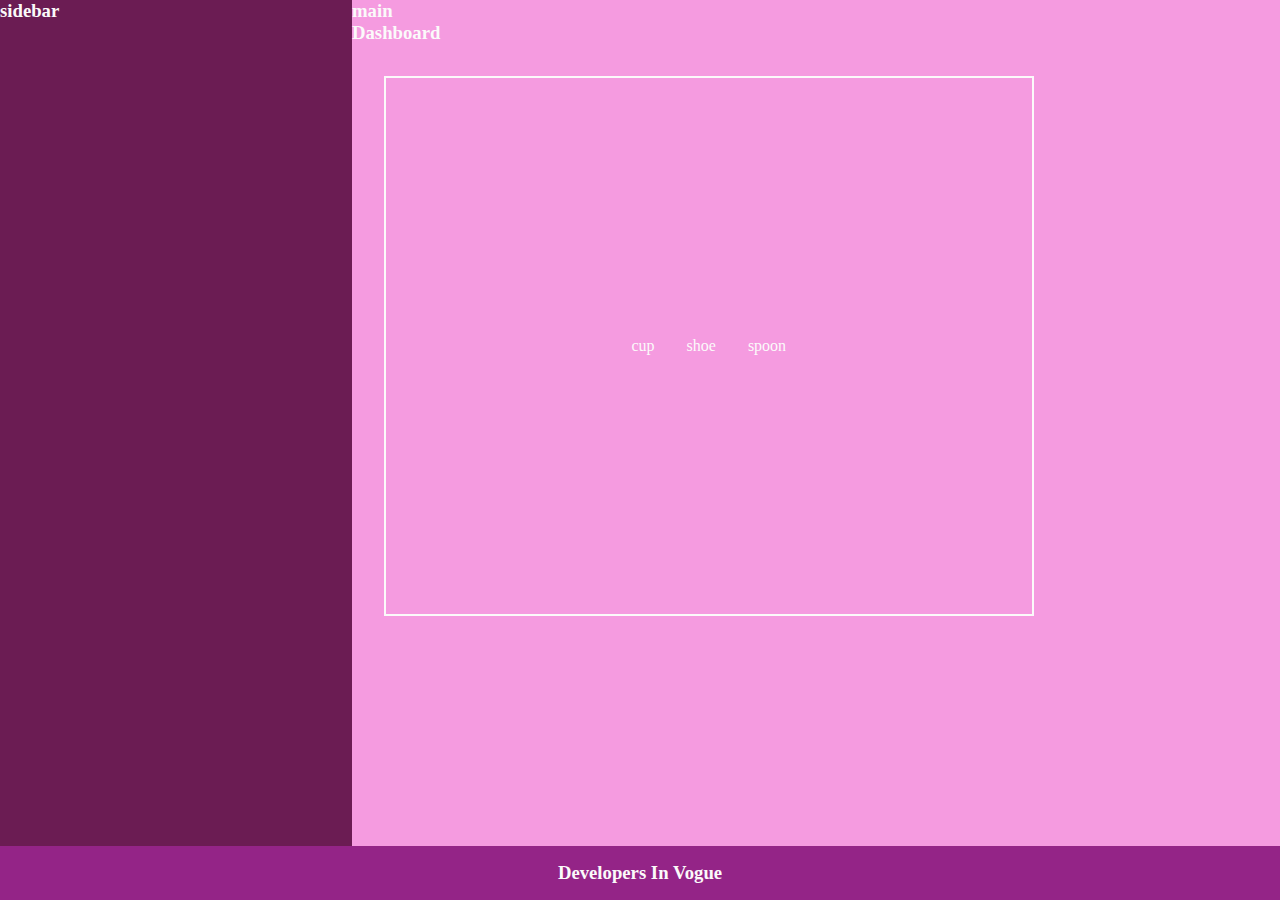
<file: index.html>
<!DOCTYPE html>
<html lang="en">
<head>
    <meta charset="UTF-8">
    <meta name="viewport" content="width=device-width, initial-scale=1.0">
    <title>Centering a div</title>
    <link rel="stylesheet" href="styles.css">
</head>
<body>
    <div class="wrapper">
    <div class="sidebar">
        <h3>sidebar</h3>
    </div>
    <main>
        <h3>main</h3>
        <h3>Dashboard</h3>
        <div class="flexbox">
            <span class="item"> cup</span>
            <span class="item">shoe</span>
            <span class="item">spoon</span>
        </div>
    </main>
    <footer>
        <h3>Developers In Vogue </h3>
    </footer>
    </div>
 
</body>
</html>
</file>
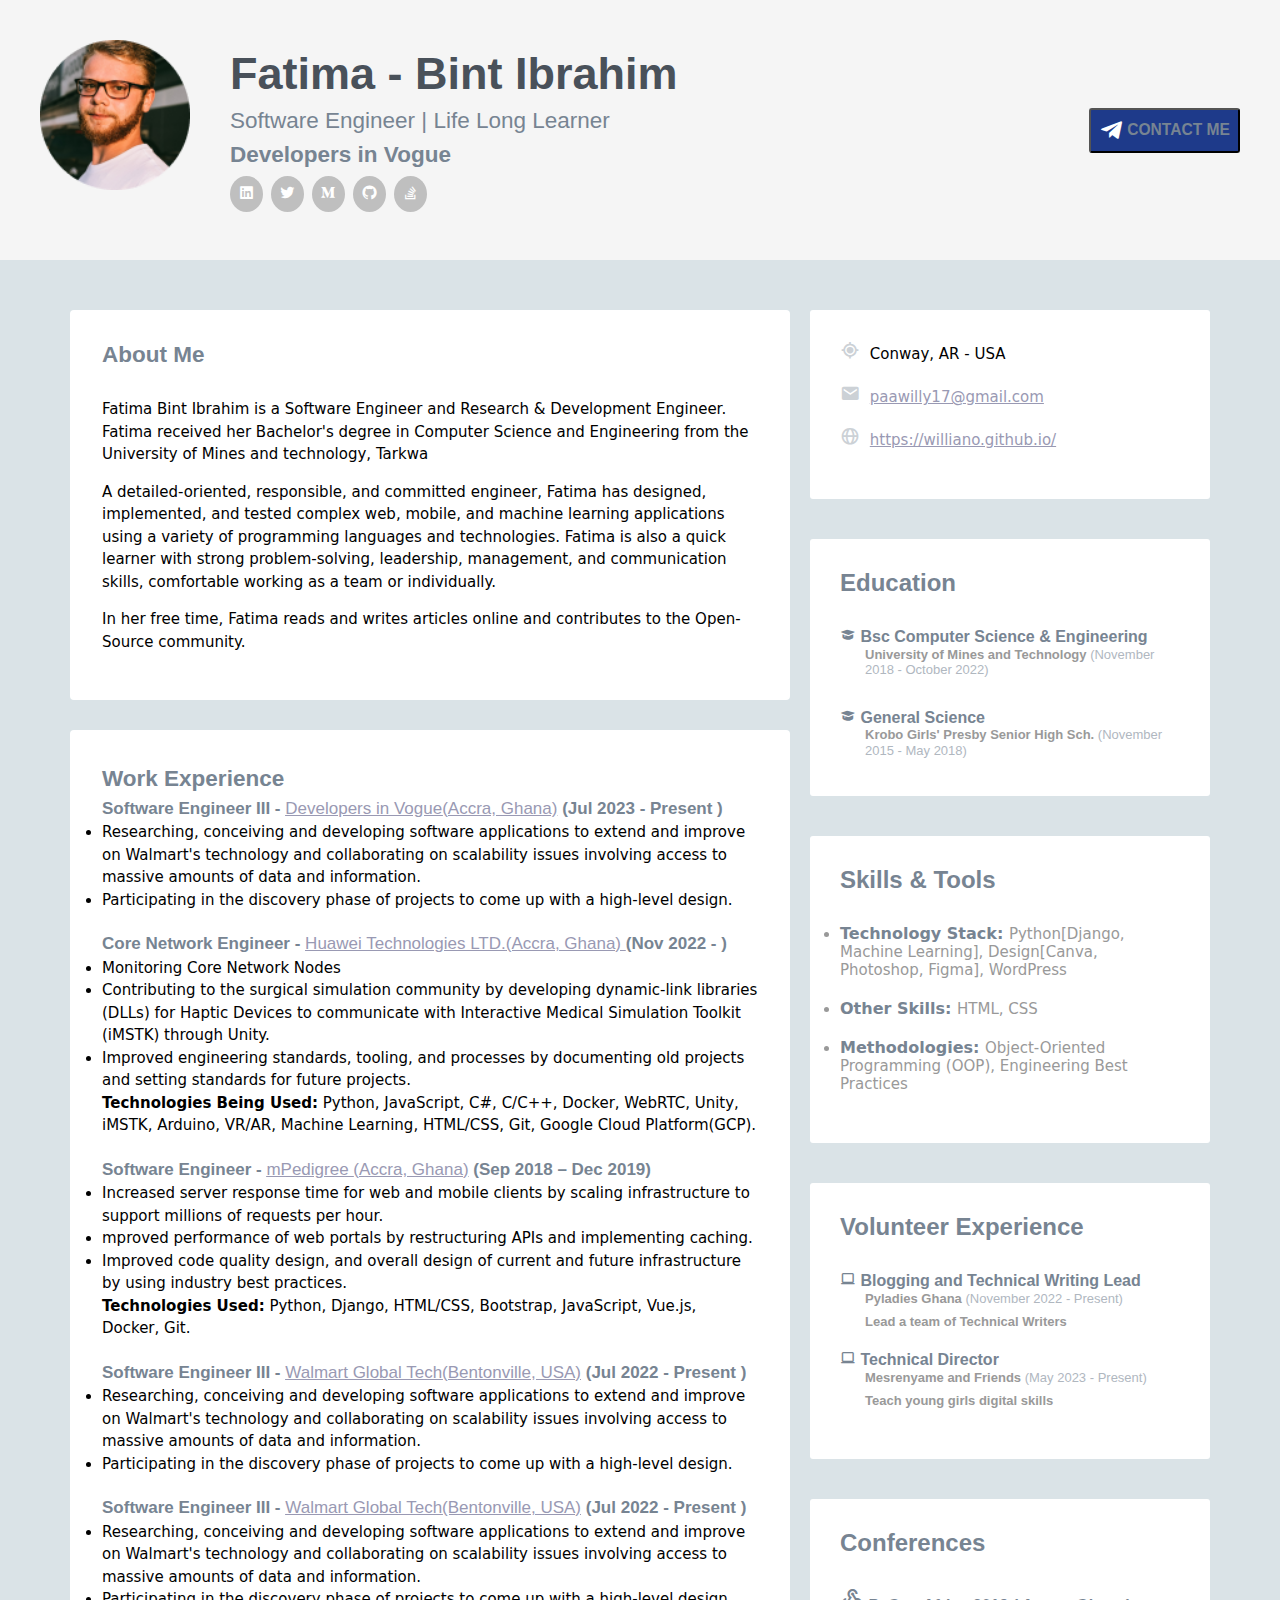
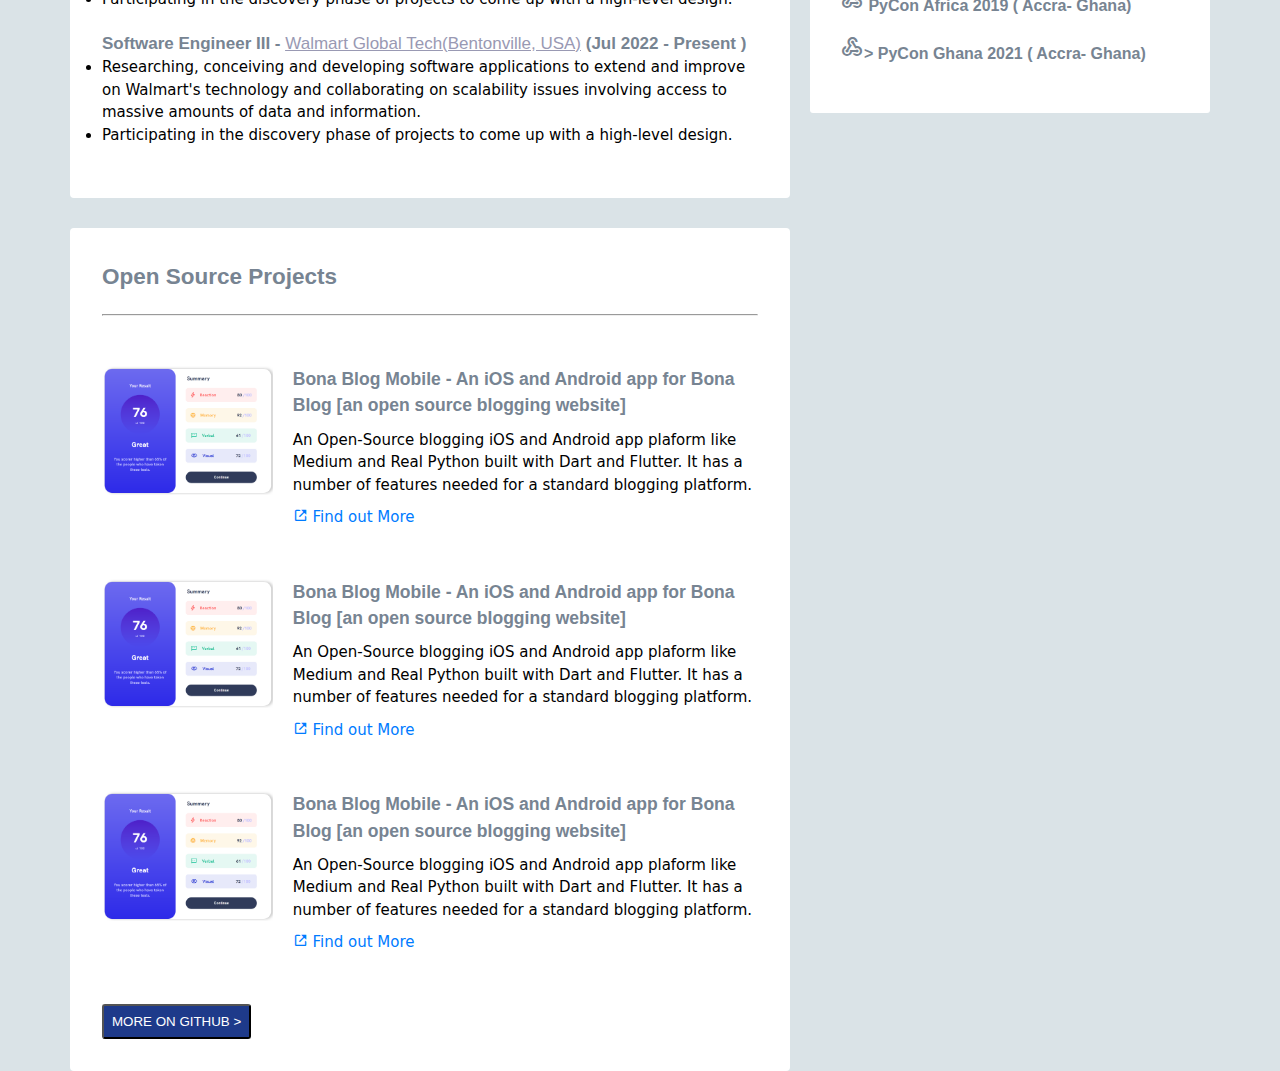
<file: portfolio/index.html>
<!DOCTYPE html>
<html lang="en">
<head>
    <meta charset="UTF-8">
    <meta name="viewport" content="width=device-width, initial-scale=1.0">
    <title>Portfolio</title>
    <link rel="stylesheet" href="https://fonts.googleapis.com/icon?family=Material+Symbols+Outlined">

    <link href='https://unpkg.com/boxicons@2.1.4/css/boxicons.min.css' rel='stylesheet'>
    <link rel="preconnect" href="https://fonts.googleapis.com">
    <link href="./style.css" rel=" stylesheet">

</head>
<body>
    <header>
        <div class="container">
            <div class="profile">
                <img src="../assets/profilepic.png" alt="profile pic" width="150px" height="150px">
            <div class="content">
                <h1 class="name">Fatima - Bint Ibrahim</h1>
                <h2 class="soft">Software Engineer | Life Long Learner</h2>
                <h2 class="dev">Developers in Vogue</h2>
                <div class="icons-group">
                    <div class="icon">
                        <i class='bx bxl-linkedin-square'></i>
                    </div>
                    <div class="icon">
                        <i class='bx bxl-twitter'></i>
                    </div>
                    <div class="icon">
                        <i class='bx bxl-medium'></i>
                    </div>
                    <div class="icon">
                        <i class='bx bxl-github'></i>
                    </div>
                    <div class="icon">
                        <i class='bx bxl-stack-overflow'></i>
                    </div>
                </div>
            </div>
    
            </div>
            
            <div class="contact-btn">
                <button>
                    <i class='bx bxl-telegram'></i>
                    <h3>CONTACT ME</h3>
                </button>
            </div>

        </div>
    
    </header>

    <div class="wrapper">
        <div class="primary-col">
            <section class="intro-section">
                <h2>About Me</h2>
                <p>Fatima Bint Ibrahim is a Software Engineer and Research & Development Engineer. Fatima received her Bachelor's degree in Computer Science and Engineering from the University
                     of Mines and technology, Tarkwa</p>
                <p>A detailed-oriented, responsible, and committed engineer, Fatima has designed, implemented, and tested complex web, mobile,
                 and machine learning applications using a variety of programming languages and technologies.
                      Fatima is also a quick learner with strong problem-solving, leadership, management, and communication skills, comfortable working as a team or individually.
                </p>
                <p>
                    In her free time, Fatima reads and writes articles online and contributes to the Open-Source community.</p>
                </p>
            </section>

            <section class="work-section">
                <h2>Work Experience</h2>
                <div class="work-item">
                    <h3 class="title">Software Engineer III -
                        <span><a href="https://careers.walmart.com/technology"><u>Developers in Vogue</u>(Accra, Ghana)</a></span>
                    <span class="year">(Jul 2023 - Present )</span>
                    </h3>
                    <ul>
                        <li>
                            Researching, conceiving and developing software applications to extend and improve on Walmart's technology and collaborating on scalability issues involving access to massive amounts of data and information.
                        </li>
                        <li>
                            Participating in the discovery phase of projects to come up with a high-level design.
                        </li>
                    </ul>
                </div>

                <div class="work-item">
                    <h3 class="title">Core Network Engineer - 
                        <span><a href="https://careers.walmart.com/technology">
                            <u> Huawei Technologies LTD.</u>(Accra, Ghana) </a></span>
                    <span class="year">(Nov 2022 - )</span>
                    </h3>
                    <ul>
                        <li>
                            Monitoring Core Network Nodes
                        <li>
                            Contributing to the surgical simulation community by developing dynamic-link libraries (DLLs) for Haptic Devices to communicate with Interactive Medical Simulation Toolkit (iMSTK) through Unity.                        </li>
                        <li>Improved engineering standards, tooling, and processes by documenting old projects and setting standards for future projects.</li>
                        </ul>
                        <b>Technologies Being Used:</b> 
                        Python, JavaScript, C#, C/C++, Docker, WebRTC, Unity, iMSTK, Arduino, VR/AR, Machine Learning, HTML/CSS, Git, Google Cloud Platform(GCP).
                </div>

                <div class="work-item">
                    <h3 class="title">Software Engineer -
                        <span><a href="https://careers.walmart.com/technology">
                            <u>mPedigree  </u>(Accra, Ghana)</a></span>
                    <span class="year">(Sep 2018 – Dec 2019)</span>
                    </h3>
                    <ul>
                        <li>
                            Increased server response time for web and mobile clients by scaling infrastructure to support millions of requests per hour.                        </li>
                        <li>
                            mproved performance of web portals by restructuring APIs and implementing caching.                        </li>
                        <li> Improved code quality design, and overall design of current and future infrastructure by using industry best practices.</li>
                    </ul>
                    <b>Technologies Used:</b> Python, Django, HTML/CSS, Bootstrap, JavaScript, Vue.js, Docker, Git.
                </div>


                <div class="work-item">
                    <h3 class="title">Software Engineer III -
                        <span><a href="https://careers.walmart.com/technology"><u>Walmart Global Tech</u>(Bentonville, USA)</a></span>
                    <span class="year">(Jul 2022 - Present )</span>
                    </h3>
                    <ul>
                        <li>
                            Researching, conceiving and developing software applications to extend and improve on Walmart's technology and collaborating on scalability issues involving access to massive amounts of data and information.
                        </li>
                        <li>
                            Participating in the discovery phase of projects to come up with a high-level design.
                        </li>
                    </ul>
                </div>


                <div class="work-item">
                    <h3 class="title">Software Engineer III -
                        <span><a href="https://careers.walmart.com/technology"><u>Walmart Global Tech</u>(Bentonville, USA)</a></span>
                    <span class="year">(Jul 2022 - Present )</span>
                    </h3>
                    <ul>
                        <li>
                            Researching, conceiving and developing software applications to extend and improve on Walmart's technology and collaborating on scalability issues involving access to massive amounts of data and information.
                        </li>
                        <li>
                            Participating in the discovery phase of projects to come up with a high-level design.
                        </li>
                    </ul>
                </div>


                <div class="work-item">
                    <h3 class="title">Software Engineer III -
                        <span><a href="https://careers.walmart.com/technology"><u>Walmart Global Tech</u>(Bentonville, USA)</a></span>
                    <span class="year">(Jul 2022 - Present )</span>
                    </h3>
                    <ul>
                        <li>
                            Researching, conceiving and developing software applications to extend and improve on Walmart's technology and collaborating on scalability issues involving access to massive amounts of data and information.
                        </li>
                        <li>
                            Participating in the discovery phase of projects to come up with a high-level design.
                        </li>
                    </ul>
                </div>
                
            </section>

            <section class="project-section">
                <h2>Open Source Projects</h2>
                <hr>
                <div class="project-tile">
                    <a href="www.github.com">
                        <img class="image" src="./assets/desktop.png" alt="project" width="250px" height="250px">
                    </a>
                    <div class="project-info">
                        <h3>Bona Blog Mobile - An iOS and Android app for Bona Blog [an open source blogging website]</h3>
                        <p>An Open-Source blogging iOS and Android app plaform like Medium and Real Python built with Dart and Flutter. 
                            It has a number of features needed for a standard blogging platform.</p>
                        <p><a href="www.google.com">
                            <i class='bx bx-link-external'></i>
                            Find out More</a></p>
                    </div>
                </div>

                <div class="project-tile">
                    <a href="www.github.com">
                        <img class="image" src="./assets/desktop.png" alt="project" width="250px" height="250px">
                    </a>
                    <div class="project-info">
                        <h3>Bona Blog Mobile - An iOS and Android app for Bona Blog [an open source blogging website]</h3>
                        <p>An Open-Source blogging iOS and Android app plaform like Medium and Real Python built with Dart and Flutter. 
                            It has a number of features needed for a standard blogging platform.</p>
                        <p><a href="www.google.com">
                            <i class='bx bx-link-external'></i>
                            Find out More</a></p>
                    </div>
                </div>


                <div class="project-tile">
                    <a href="www.github.com">
                        <img class="image" src="./assets/desktop.png" alt="project" width="250px" height="250px">
                    </a>
                    <div class="project-info">
                        <h3>Bona Blog Mobile - An iOS and Android app for Bona Blog [an open source blogging website]</h3>
                        <p>An Open-Source blogging iOS and Android app plaform like Medium and Real Python built with Dart and Flutter. 
                            It has a number of features needed for a standard blogging platform.</p>
                        <p><a href="www.google.com">
                            <i class='bx bx-link-external'></i>
                            Find out More</a></p>
                    </div>
                </div>
                <button>MORE ON GITHUB ></button>
            </section>

        </div>
    
            
        
        <div class="second-col">
            <div class="info-aside">
            <div class="info">
                <ul>
                    <li>
                    <i class='bx bx-current-location' ></i>
                    <span>Conway, AR - USA</span>
                    </li>

                    <li>
                        <i class='bx bxs-envelope' ></i>
                        <a href="gmail.com">paawilly17@gmail.com</a>
                    </li>

                    <li>
                        <i class='bx bx-globe' ></i>
                        <a href="https://williano.github.io/">https://williano.github.io/</a>

                    </li>
                </ul>      
            </div>
        </div>
            
            <div class="edu-info">
                <h2 class="heading">Education</h2>
                <div class="edu-content">
                    <div class="item">
                        <h3 class="title">
                            <span>
                                <i class='bx bxs-graduation' ></i>
                            </span>
                        Bsc Computer Science & Engineering</h3>
                        <h4 class="school">University of Mines and Technology
                            <span class="year">(November 2018 - October 2022)</span>
                        </h4>
                    </div>

                    <div class="item">
                        <h3 class="title">
                            <span>
                                <i class='bx bxs-graduation' ></i>
                            </span>
                            General Science</h3>
                        <h4 class="school">
                            Krobo Girls' Presby Senior High Sch.
                            <span class="year">(November 2015 - May 2018)</span>
                        </h4>
                    </div>
                </div>
            </div>

            <div class="skill-section">
                <div class="skill-content">
                    <h2 class="heading">Skills & Tools</h2>
                    <ul>
                        <li class="item">
                            <span class="title">
                                <strong>Technology Stack: </strong>
                            </span>
                            <span>Python[Django, Machine Learning], Design[Canva, Photoshop, Figma], WordPress</span>
                        </li>

                        <li class="item">
                            <span class="title">
                                <strong>Other Skills: </strong>
                            </span>
                            <span>HTML, CSS</span>
                        </li>

                        

                        <li class="item">
                            <span class="title">
                                <strong>Methodologies:  </strong>
                            </span>
                            <span>Object-Oriented Programming (OOP), Engineering Best Practices</span>
                        </li>
                    </ul>
                </div>

                
            </div>

            <div class="volun-section">
                <h2 class="heading">Volunteer Experience</h2>
                    <div class="item">
                        <h3 class="title">
                            <span>
                                <i class='bx bx-laptop' ></i>
                            </span>
                            Blogging and Technical Writing Lead</h3>
                        <h4 class="school">
                            Pyladies Ghana
                            <span class="year">(November 2022 - Present)</span>
                        </h4>
                        <h4 class="school">
                            Lead a team of Technical Writers</h4>
                    </div>

                    <div class="item">
                        <h3 class="title">
                            <span>
                                <i class='bx bx-laptop' ></i>
                            </span>
                            Technical Director</h3>
                        <h4 class="school">
                            Mesrenyame and Friends
                            <span class="year">(May 2023 - Present)</span>
                        </h4>
                        <h4 class="school">
                            Teach young girls digital skills</h4>
                    </div>
                </div>
            
                <div class="conf-section">
                    <h2 class="heading">Conferences</h2>
                    <div class="conf-content">
                        <div class="item">
                            <h3 class="title">
                                <span class="material-symbols-outlined">
                                    webhook
                                    </span>
                                PyCon Africa 2019 ( Accra- Ghana)</h3>
                        </div>
                        
                        <div class="item">
                            <h3 class="title">
                                <span class="material-symbols-outlined">
                                    webhook
                                </span>>
                                PyCon Ghana 2021 ( Accra- Ghana)</h3>
                        </div>
                        
                        
                    
                    </div>
                </div>
                
            </div>
    
    </div>
    
    
</body>
</html>
</file>
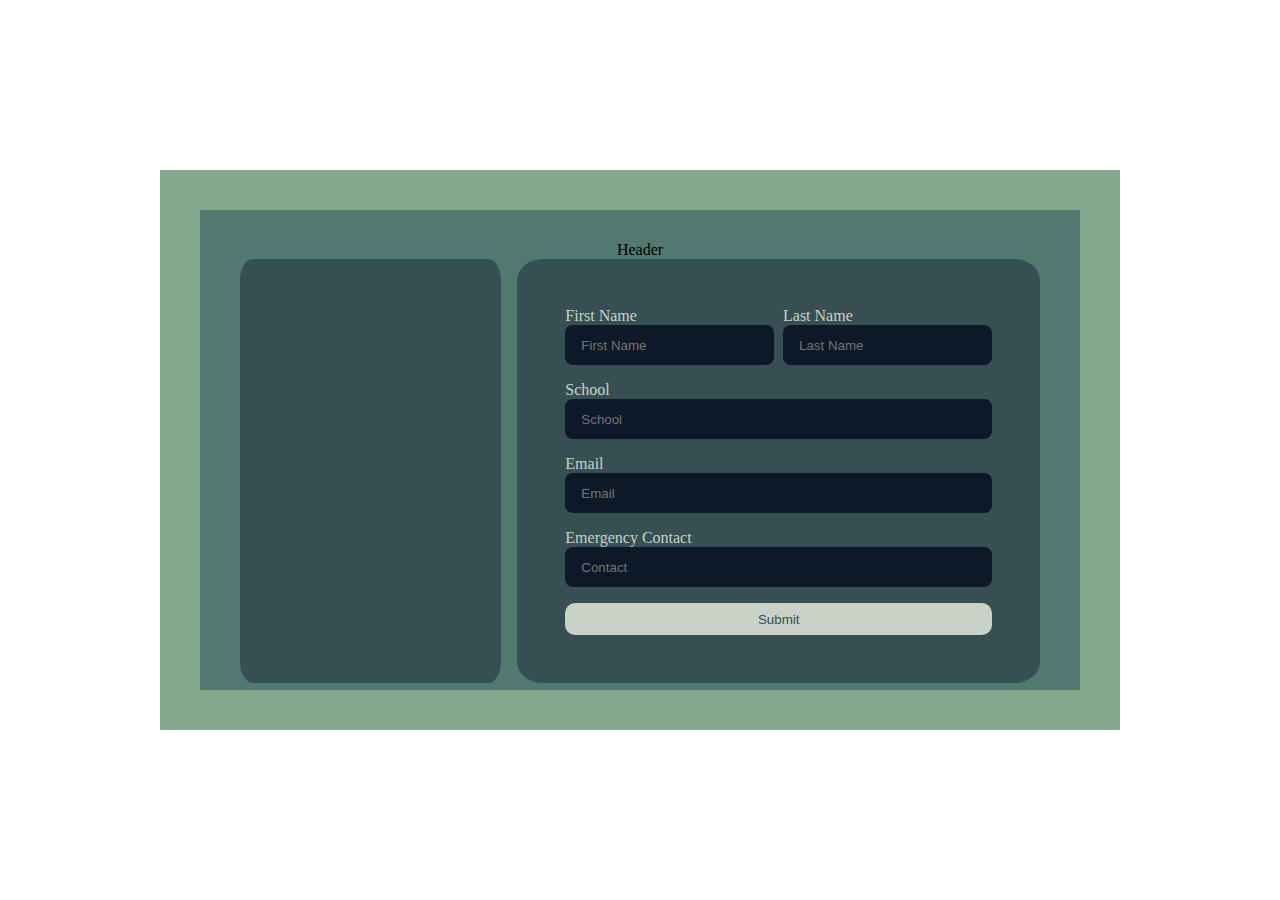
<file: profile_form/index.html>
<!DOCTYPE html>
<html lang="en">
  <head>
    <meta charset="UTF-8" />
    <meta name="viewport" content="width=device-width, initial-scale=1.0" />
    <link rel="stylesheet" href="./style.css" />
    <title>Profile</title>
  </head>
  <body>
    <div class="container">
      <div class="content">
        <div class="header">Header</div>
        <div class="aside">
          <div class="details"></div>
          <div class="edit_profile">
            <form class="form">
                <div class="name">
                    <div class="form-group">
                        <label>First Name</label>
                        <input type="text" class="form-control" id="fname" placeholder="First Name">
                    </div>
                    <div class="form-group">
                        <label>Last Name</label>
                        <input type="email" class="form-control" id="lname" placeholder="Last Name">
                    </div>
                </div>
                <div class="form-group">
                  <label for="email">School</label>
                  <input type="text" class="form-control" id="email" placeholder="School">
                </div>
                <div class="form-group">
                    <label for="address">Email</label>
                    <input type="text" class="form-control" id="address" placeholder="Email">
                  </div>
                  <div class="form-group">
                    <label for="number">Emergency Contact</label>
                    <input type="text" class="form-control" id="contact" placeholder="Contact">
                  </div>
                  <button type="submit">Submit</button>
          </div>
        </div>
      </div>
    </div>
  </body>
</html>
</file>
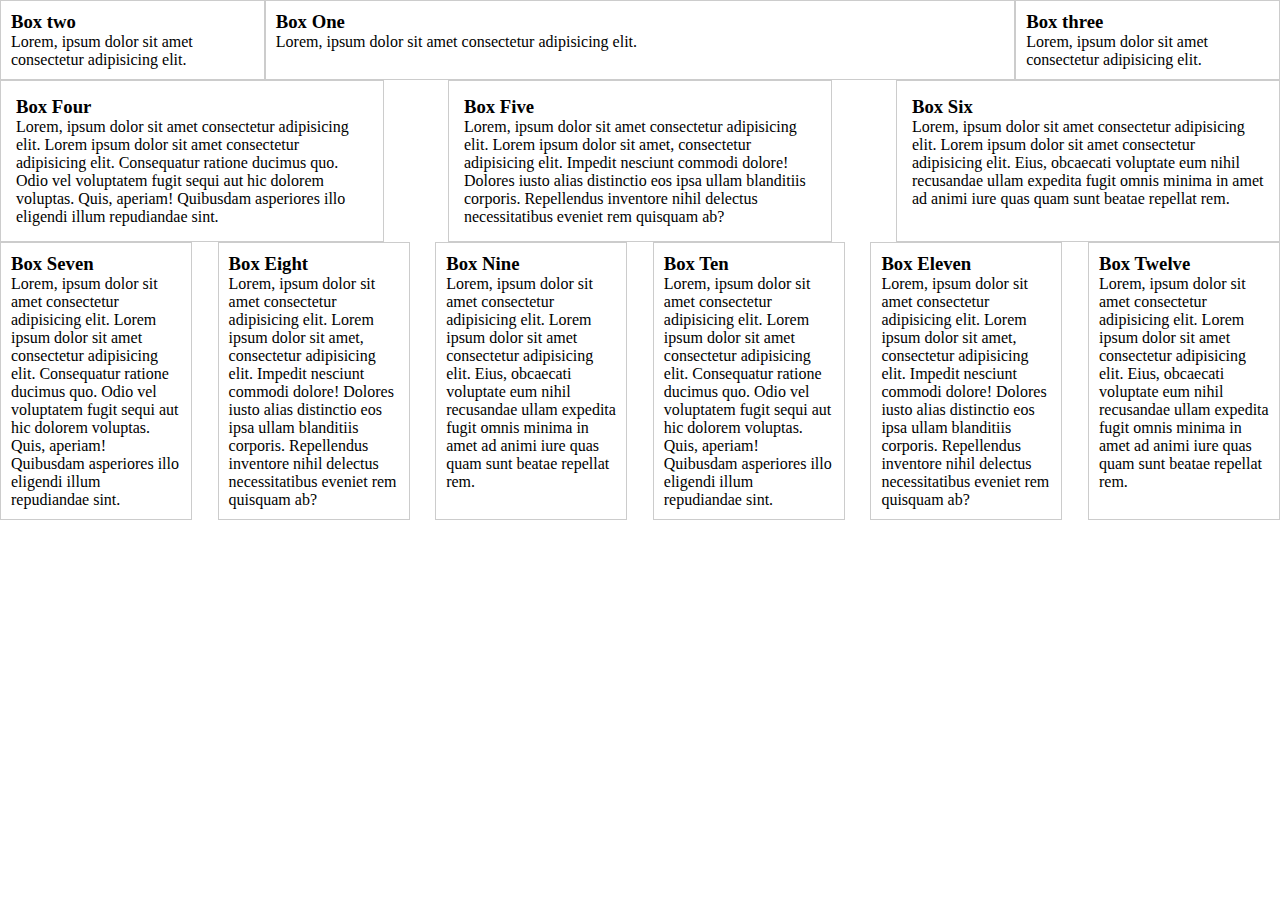
<file: youtube/index.html>
<!DOCTYPE html>
<html lang="en">
<head>
    <meta charset="UTF-8">
    <meta name="viewport" content="width=Fl, initial-scale=1.0">
    <title>Flex</title>
    <link rel="stylesheet" href="style.css">
</head>
<body>
    
    <div class="container">
        <div class="box-1">
            <h3>Box One</h3>
            <p>Lorem, ipsum dolor sit amet consectetur adipisicing elit.</p>
        </div>
        <div class="box-2">
            <h3>Box two</h3>
            <p>Lorem, ipsum dolor sit amet consectetur adipisicing elit.</p>    
        </div>
        <div class="box-3">
            <h3>Box three</h3>
            <p>Lorem, ipsum dolor sit amet consectetur adipisicing elit.</p>
        </div>
    </div>

    <div class="container-2">
        <div class="box">
            <h3>Box Four</h3>
            <p>Lorem, ipsum dolor sit amet consectetur adipisicing elit. Lorem ipsum dolor sit amet consectetur adipisicing elit. Consequatur ratione ducimus quo. Odio vel voluptatem fugit sequi aut hic dolorem voluptas. Quis, aperiam! Quibusdam asperiores illo eligendi illum repudiandae sint.</p>
        </div>
        <div class="box">
            <h3>Box Five</h3>
            <p>Lorem, ipsum dolor sit amet consectetur adipisicing elit. Lorem ipsum dolor sit amet, consectetur adipisicing elit. Impedit nesciunt commodi dolore! Dolores iusto alias distinctio eos ipsa ullam blanditiis corporis. Repellendus inventore nihil delectus necessitatibus eveniet rem quisquam ab?</p>    
        </div>
        <div class="box">
            <h3>Box Six</h3>
            <p>Lorem, ipsum dolor sit amet consectetur adipisicing elit. Lorem ipsum dolor sit amet consectetur adipisicing elit. Eius, obcaecati voluptate eum nihil recusandae ullam expedita fugit omnis minima in amet ad animi iure quas quam sunt beatae repellat rem.</p>
        </div>
    </div>

    <div class="container-3">
        <div class="box3">
            <h3>Box Seven</h3>
            <p>Lorem, ipsum dolor sit amet consectetur adipisicing elit. Lorem ipsum dolor sit amet consectetur adipisicing elit. Consequatur ratione ducimus quo. Odio vel voluptatem fugit sequi aut hic dolorem voluptas. Quis, aperiam! Quibusdam asperiores illo eligendi illum repudiandae sint.</p>
        </div>
        <div class="box3">
            <h3>Box Eight</h3>
            <p>Lorem, ipsum dolor sit amet consectetur adipisicing elit. Lorem ipsum dolor sit amet, consectetur adipisicing elit. Impedit nesciunt commodi dolore! Dolores iusto alias distinctio eos ipsa ullam blanditiis corporis. Repellendus inventore nihil delectus necessitatibus eveniet rem quisquam ab?</p>    
        </div>
        <div class="box3">
            <h3>Box Nine</h3>
            <p>Lorem, ipsum dolor sit amet consectetur adipisicing elit. Lorem ipsum dolor sit amet consectetur adipisicing elit. Eius, obcaecati voluptate eum nihil recusandae ullam expedita fugit omnis minima in amet ad animi iure quas quam sunt beatae repellat rem.</p>
        </div>
        <div class="box3">
            <h3>Box Ten</h3>
            <p>Lorem, ipsum dolor sit amet consectetur adipisicing elit. Lorem ipsum dolor sit amet consectetur adipisicing elit. Consequatur ratione ducimus quo. Odio vel voluptatem fugit sequi aut hic dolorem voluptas. Quis, aperiam! Quibusdam asperiores illo eligendi illum repudiandae sint.</p>
        </div>
        <div class="box3">
            <h3>Box Eleven</h3>
            <p>Lorem, ipsum dolor sit amet consectetur adipisicing elit. Lorem ipsum dolor sit amet, consectetur adipisicing elit. Impedit nesciunt commodi dolore! Dolores iusto alias distinctio eos ipsa ullam blanditiis corporis. Repellendus inventore nihil delectus necessitatibus eveniet rem quisquam ab?</p>    
        </div>
        <div class="box3">
            <h3>Box Twelve</h3>
            <p>Lorem, ipsum dolor sit amet consectetur adipisicing elit. Lorem ipsum dolor sit amet consectetur adipisicing elit. Eius, obcaecati voluptate eum nihil recusandae ullam expedita fugit omnis minima in amet ad animi iure quas quam sunt beatae repellat rem.</p>
        </div>


    </div>


</body>
</html>
</file>
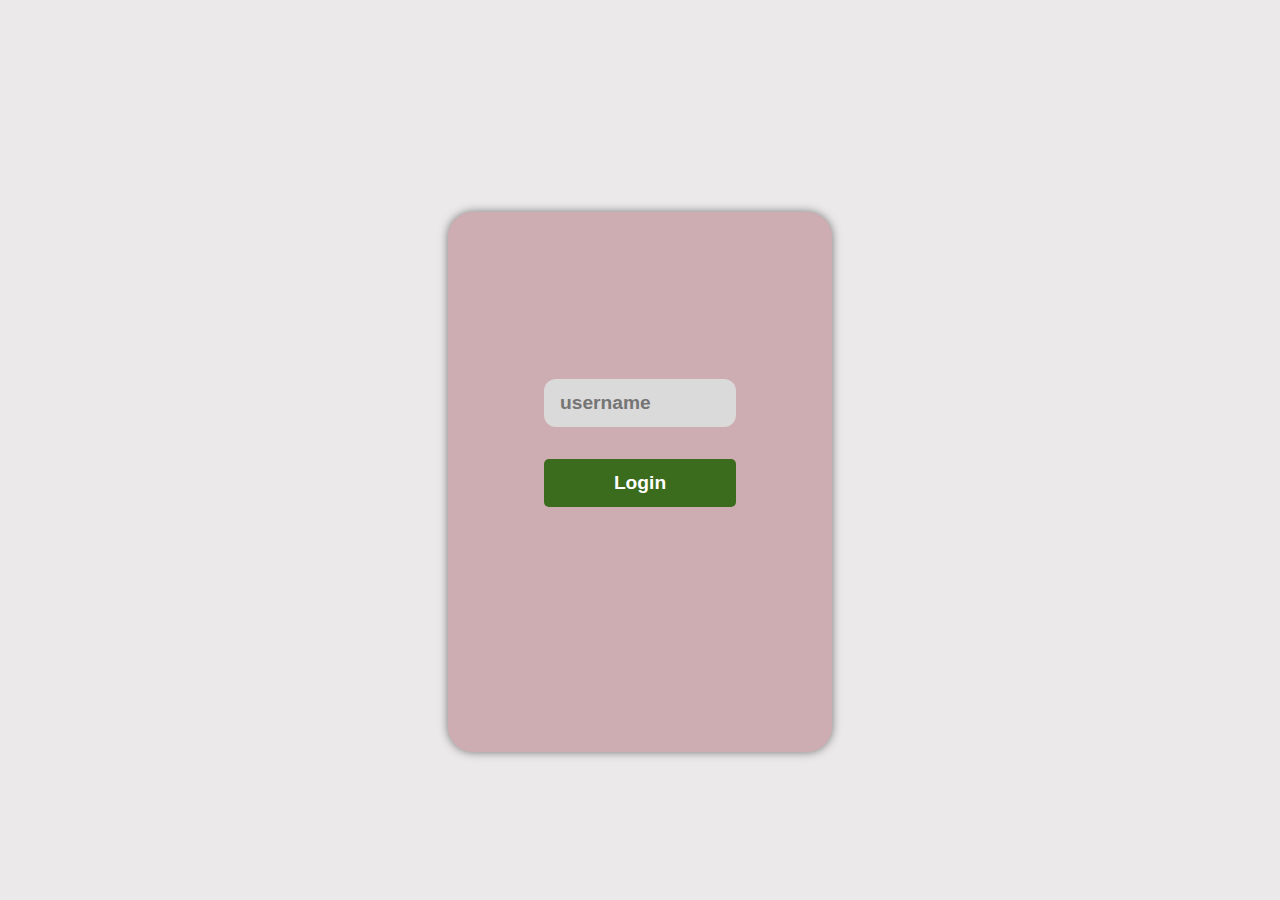
<file: login/login.html>
<!DOCTYPE html>
<html lang="en">
<head>
    <meta charset="UTF-8">
    <meta name="viewport" content="width=device-width, initial-scale=1.0">
    <title>Login</title>
    <link rel="stylesheet" href="login.css">
</head>
<body>

    <div class="login">

        <form action="#">
            <input type="text" name="username" placeholder="username">
            <br/>
            <button type="button">Login</button>
        </form>
        
    </div>

        

    
</body>
</html>
</file>
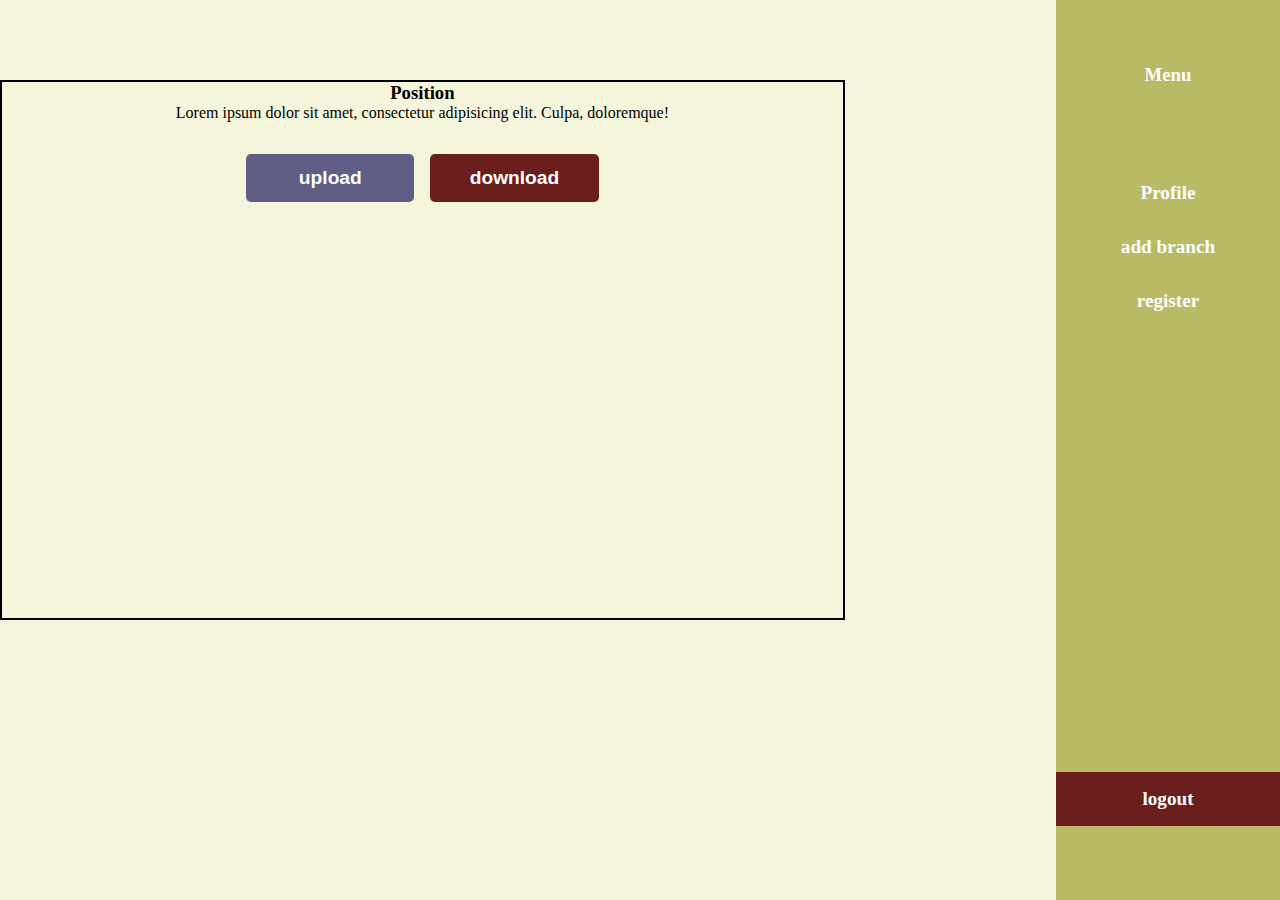
<file: position/position.html>
<!DOCTYPE html>
<html lang="en">
<head>
    <meta charset="UTF-8">
    <meta name="viewport" content="width=device-width, initial-scale=1.0">
    <title>Position</title>
    <link rel="stylesheet" href="position.css">
</head>
<body>


    <section>
            <div class="position-container">
                <div class="position">
                    <h3>Position</h3>
                    <p>
                        Lorem ipsum dolor sit amet, consectetur adipisicing elit. Culpa, doloremque!
                    </p>
                    <div class="button-container">
                        <button id="upload"> upload </button>
                        <button id="download"> download </button>
                    </div>
                </div>  
            </div>
        
        <div class="sidebar">
                <h3>Menu</h3>

                <ul>
                    <li> Profile</li>
                    <li> add branch</li>
                    <li> register</li>
                    <li> logout</li>
                </ul>
            </div>

    </section>





    
</body>
</html>
</file>
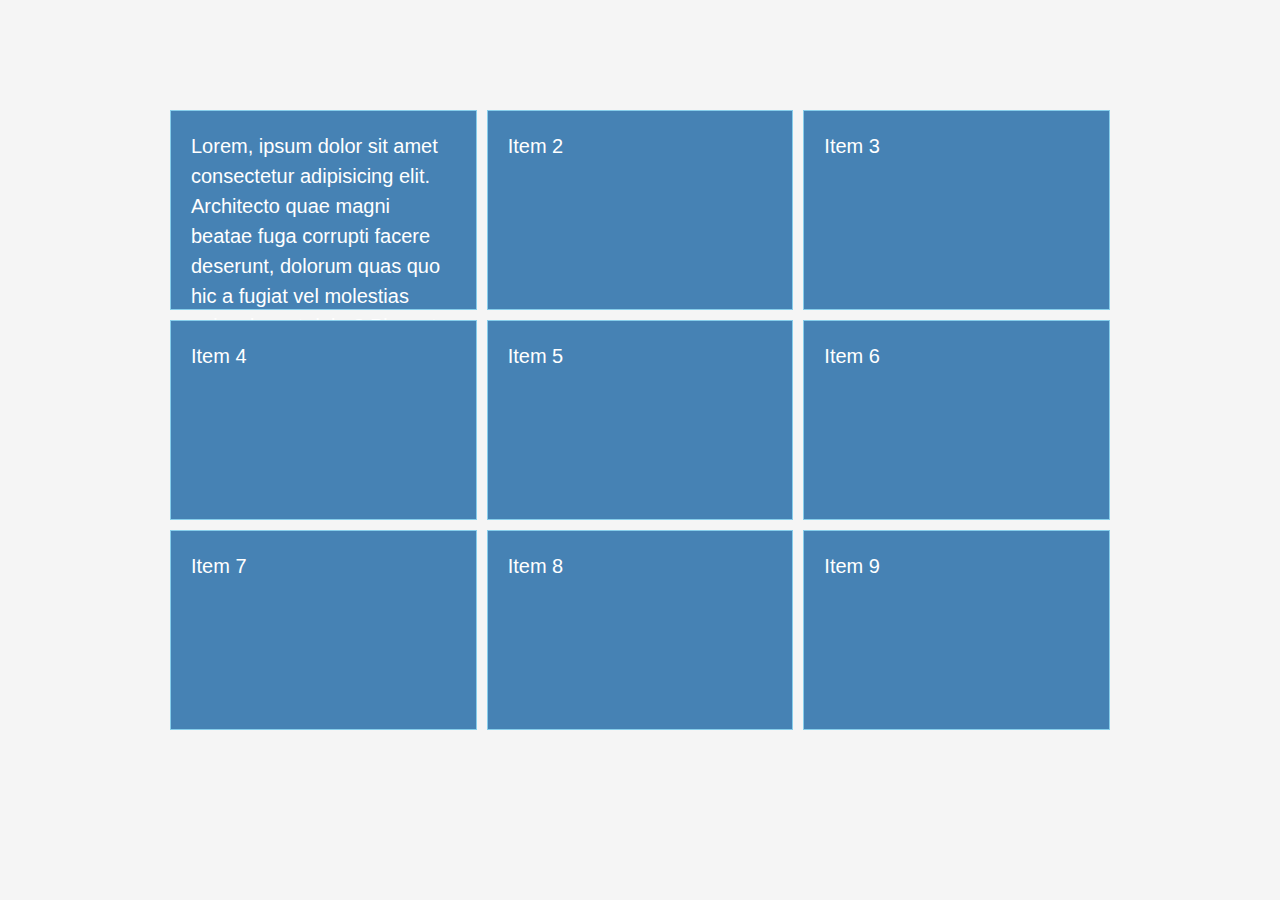
<file: traverse/grid.html>
<!DOCTYPE html>
<html lang="en">
<head>
    <meta charset="UTF-8">
    <meta name="viewport" content="width=device-width, initial-scale=1.0">
    <title>CSS Grid</title>
    <link rel="stylesheet" href="stylegrid.css">
</head>
<body>
    <div class="container">
        <div class="item">Lorem, ipsum dolor sit amet consectetur adipisicing elit. Architecto quae magni beatae fuga corrupti facere deserunt, dolorum quas quo hic a fugiat vel molestias quis, placeat dolor? Placeat, voluptate provident!
        </div>
        <div class="item">Item 2</div>
        <div class="item">Item 3</div>
        <div class="item">Item 4</div>
        <div class="item">Item 5</div>
        <div class="item">Item 6</div>
        <div class="item">Item 7</div>
        <div class="item">Item 8</div>
        <div class="item">Item 9</div>
    </div>
    
</body>
</html>
</file>
<file: styles.css>
*{
    margin: 0;
    padding: 0;
    box-sizing: border-box;
}


.wrapper{
    width: 100%;
    height: 100vh;
    overflow: hidden;
    background-color: rgb(148, 36, 135);
    color: rgb(251, 250, 250);
    font-size: 1rem;
    display: grid;
    grid-template-columns: 22rem auto;
}


.wrapper .sidebar{
    width: 100%;
    background-color: rgb(107, 28, 83);
    
}

.wrapper main {
    width: 100%;
    background-color: rgb(245, 155, 224);
    /*margin: 0 auto;
    text-align: center;*/
}

.wrapper main .flexbox{
    display: flex;
    border: 2px solid;
    padding: 1rem 2rem;
    justify-content: center;
    align-items: center;
    gap: 2rem;
    height: 60vh;
    width: 70%;
    margin: 2rem;
}

footer{
    position: absolute;
    bottom: 0;
    left: 0;
    width: 100%;
    padding: 1rem;
    background-color: rgb(148, 36, 135);
   
}

footer h3{
    margin: 0 auto;
    text-align: center;
    width: 100%;
    
}
</file>
<file: portfolio/style.css>
* {
    box-sizing: border-box;
    margin: 0;
    padding: 0;
  }

  :root{
    font-family: Roboto, system-ui, -apple-system, BlinkMacSystemFont, 'Segoe UI', Oxygen, Ubuntu, Cantarell, 'Open Sans', 'Helvetica Neue', sans-serif; 
  }
 body{
    background-color: #DAE3E7;
    font-size: 15px;

 } 

 
h1, h2, h3, h4, h5, h6{
    font-family: "Montserrat", sans-serif;
    font-weight: 700;
    color: #778492;

}

header {
    background-color: #F5F5F5;
    
}
.container{
    display: flex;
    flex-direction: row;
    justify-content: space-between;
    /*
    grid-template-columns: 1fr 5fr 2fr;
    */
    align-items:center ;
    padding: 2.5rem;

}

.content{
    padding: 0.5rem;
}
img{
    object-fit: contain;

}
.profile{
    display: flex;
    flex-direction: row;
    gap: 2rem;

}

.name{
    font-size: 45px;
    color: #49515A;
    padding-bottom: 0.5rem;
    font-weight: 650;
}

.content .soft{
    color: #778492;
    padding-bottom: 0.5rem;
    font-weight: 400;
}

.content .dev{
    color: #778492;
    padding-bottom: 0.5rem;
}

.icons-group{
    display: flex;
    gap: 0.5rem;    
}

.icon{
    background-color: #BFBFBF;
    border-radius: 50%;
    padding: 0.5rem;
    color: #fff;
    font-size: 17px;
}


button{
    display: flex;
    justify-content: center;
    align-items: center;
    padding: 0.5rem;
    background-color: #1E3A8A;
    color: #fff;
    border-radius: 3px;
}

button i {
    font-size: 25px;
    padding-right: 0.2rem;
}

.wrapper{
    display: flex;
    margin: 50px 60px 0 60px;
    justify-content: space-around;
    flex: 2fr 2fr;
    

    
}
.primary-col{
    width: 45rem;
    margin: 0 10px 0 10px;
    display: flex;
    flex-direction: column;   
}

.intro-section{
    background-color: #fff;
    border-radius: 4px;
    padding: 2rem;
}

.intro-section h2{
    margin-bottom: 30px;

}

.intro-section p{
    line-height: 1.5;
    margin-bottom: 15px;
}

.work-section{
    margin-top: 30px;   
    line-height: 1.5;
    background-color: #fff;
    border-radius: 4px;
    padding: 2rem;
}

.work-item{
    margin-bottom: 20px;
   
}

.title{
    display: inline;
    font-size: 17px;
}

.title{
    margin-bottom: 20px;
}

.title li{
}

.work-item u, a{
    color: #9999B3;
    font-weight: 400;
}

.project-section{
    margin-top: 30px;   
    line-height: 1.5;
    background-color: #fff;
    border-radius: 4px;
    padding: 2rem;
}

.project-section h2{
    margin-bottom: 20px;
}

.project-section hr{
    margin-bottom: 50px;
}

.project-tile{
    display: flex;
    margin-bottom: 40px;
}

.project-tile img{
    display: block; 
    max-width:100%; 
    width: 500px;
    height: auto;

}

.project-tile a{
    padding-right: 10px;
    color: #007bff; 
}


.project-info{
    padding-left: 10px;
}

.project-info h3{
    margin-bottom: 10px;
}

.project-info a{
    text-decoration: none;
}

.project-info p{
    margin-bottom: 10px;
}

.second-col{
    margin: 0 10px 0 10px;
    flex: 1;
}

.info-aside{
    margin-bottom: 40px;
}

.info {
    background-color: #fff;
    border-radius: 3px;
    padding: 30px ;
    display: flex;
    flex-direction: column;
    height: fit-content;
  
}

.info li{
    list-style: none;
    margin-bottom: 20px;
}

.info i{
    margin-right: 5px;
    color: #CCD1D6;
    font-size: 20px;

}


.edu-info{
    background-color: #fff;
    border-radius: 3px;
    padding: 30px ;
    height: fit-content;
    margin-bottom: 40px;
  
}
.heading{
    margin-bottom: 30px;
    font-size: 24px;
}



.edu-content .item{
    margin-bottom: 30px;

}

.item .title{
    font-size: 16px;
    font-weight: 700;
    color: #778492;
    margin-bottom: 0.5rem;
}


.item .school{
    font-family: "Lato", arial, sans-serif;
    font-size: 13px;
    color: #999;
    font-weight: 600;
    padding-left: 25px;
    margin-bottom: 0.5rem;
    line-height: 1.2;
    margin-top: 0.5px;
}

.item .school .year{
    color: #b0b7bf;
    font-weight: 500;
}


.edu-content .item:last-child{
    margin-bottom: 0;
}

.skill-section{
    background-color: #fff;
    border-radius: 3px;
    padding: 30px ;
    height: fit-content;
    margin-bottom: 40px;
  
}

.volun-section{
    background-color: #fff;
    border-radius: 3px;
    padding: 30px ;
    height: fit-content;
    margin-bottom: 40px;

}
.item{
    color: #999;
    margin-bottom: 20px;
}


.conf-section{
    background-color: #fff;
    border-radius: 3px;
    padding: 30px ;
    height: fit-content;
    margin-bottom: 40px;
}
    



@media screen and (max-width:600px) {
    .container{
        display: flex;
        flex-direction: column;
        
    }
    
    .profile{
        display: flex;
        flex-direction: column;
        justify-content: center;
        align-items: center;

    }

    .content{
        text-align: center;
        margin-bottom: 30px;
    }

    .icons-group{
        justify-content: center;
    }
    
    .wrapper{
        flex-direction: column;
        margin: 50px 40px 0 40px;
    }

    .primary-col{
        width: 31rem;
        margin-bottom: 50px;
    }

    .project-tile{
        flex-direction: column;
    }

    .second-col{
        width: 31rem;

    }

    
}
</file>
<file: profile_form/style.css>
* {
    box-sizing: border-box;
    margin: 0;
    padding: 0;
  }
  body{
    display: flex;
  justify-content: center;
  align-items: center;
  height: 100vh;
  }

  .container{
    background-color: #84a98c;
    width: 60rem;
    height: 35rem;
    display: grid;
    justify-content: center;
    align-items: center;
    
  }

  .content{
    background-color: #52796f;
    height: 30rem;
    width: 55rem;
    display: flex;
    flex-direction: column;
    justify-content: center;
    align-items:center ;
  }

  .aside{
    width: 50rem;
    height:25rem;
    display: grid;
    grid-template-columns: 1fr 2fr;
    justify-content: center;
    align-items: center;
    gap: 1rem;
    
    
  }

  .details{
    background-color: #354f52;
    height: 100%;
    width: 100%;
    border-radius: 5%;
  }

  .edit_profile{
    background-color: #354f52;
    height: 100%;
    width: 100%;
    border-radius: 5%;
    padding: 3rem;


  }
.form{
    display:grid ;
    gap: 1rem;
    
}

.name{
    display: flex;
    justify-content: space-between;
}

.form-group{
    display: flex;
    flex-direction: column;
}

.form input{
    height: 2.5rem;
    border: none;
    border-radius: 8px;
    padding: 1rem;
    background-color: #0d1828;

}

label{
    color: #cad2c5;
}

button{
    height: 2rem;
    border-radius: 10px;
    border: none;
    background-color: #cad2c5;
    color: #354f52;
    cursor: pointer;
    transform: all ease-in-out 0.5s;
}

button:hover{
    background-color: #52796f;
    color: #cad2c5;
}
</file>
<file: youtube/style.css>
@media(min-width:468px) {
    .container{
        width: 100%;
        display: flex;
    }

    .container-2{
    display: flex;
    justify-content: space-between;
    /*

    -----to put margins in the middle use-----
    justify-content: space-between;

    ------default justify content is flex-start-----
    justify-content: flex-start;
    */
}
        

} 

* {
    box-sizing: border-box;
    margin: 0;
    padding: 0;
  }

  
    /*
    align-items: flex-start;
    align-items: flex-end;
    align-items: center;
    align-items: stretch;
    flex-direction: column;

    ------by default the display is stretched
    */  

.container-3{
    display: flex;
    flex-wrap: wrap;
    justify-content: space-between;
}

  .box-1{
    flex: 3;
    order: 2;

  }
  .box-2{
    flex: 1;
    order: 1;

  }
  .box-3{
    flex: 1;
    order: 3;

  }
  .container div, .container-3 div{
    border: 1px #ccc solid;
    padding: 10px;
  }



  .container-2 div{
    padding: 15px;
    border: 1px #ccc solid;
  }

  .box{
    flex-basis: 30%;
    /*
    can be used in place of the width
    width: 30%;

    */
    
  }

 .box3{
    flex-basis: 15%;
 }
</file>
<file: login/login.css>
*{
    margin: 0;
    padding: 0;
    box-sizing: border-box;
}

body{
    background-color: rgb(235, 233, 233);
    display: flex;
    justify-content: center;
    align-items: center;
    height: 100vh;
    width: 100%;
}
.login{
    width: 30%;
    height: 60vh;
    overflow: hidden;
    background-color: rgb(206, 173, 178);
    color: rgb(37, 36, 36);
    font-size: 1rem;
    border-radius: 25px;
    box-shadow: 0 0 10px 0 rgba(0, 0, 0, 0.5);
    margin-top: 4rem;

    display: flex;
    align-items: center;
    justify-content: center;
    padding: 2rem 2rem;

}


.login form{
    width: 80%;
    height: 50%;
    text-align: center;
    margin: 0 auto; 
    padding: 1rem 2rem;
  

}

input{
    border: none;
    background-color: rgb(219, 218, 218);
    font-size: 1.2rem;
    color: rgb(12, 10, 10);
    font-weight: 600;
    height: 3rem;
    width: 100%;
    outline: none;
    border-radius: 12px;
    padding: 0 1rem;
}

.login form button{
    width: 100%;
    height: 3rem;
    background-color: rgb(59, 107, 28);
    color: white;
    font-size: 1.2rem;
    font-weight: 600;
    border: none;
    border-radius: 5px;
    margin-top: 2rem;
    cursor: pointer;

}
</file>
<file: position/position.css>
*{
    margin: 0;
    padding: 0;
    box-sizing: border-box;
}


section{
    background-color: beige;
    height: 100vh;
    width: 100%;
    text-align: center;
    margin: 0 auto;
    /* padding: 0 1rem; */
    display: grid;
    grid-template-columns: auto 14rem;
    overflow: hidden;
}

.position-container{
    height: 60vh;
    width:  80%;
    display: flex;
    justify-content: center;
    align-items: center;
    margin-top: 5rem;
}
.position{
    display: block;
    position: relative;
    width: 100%;
    height: 100%;
    overflow: hidden;
    border: 2px solid black;
}

.button-container{
    display: flex;
    justify-content: center;
    align-items: center;
    gap: 1rem;

}
button
{  width: 20%;
    height: 3rem;
    background-color: rgb(110, 133, 94);
    color: white;
    font-size: 1.2rem;
    font-weight: 600;
    border: none;
    border-radius: 5px;
    margin-top: 2rem;
    cursor: pointer;
}
button#upload{
    background-color: rgb(97, 94, 133);
  
}


button#download{
    background-color: rgb(107, 31, 28);

}


.sidebar{
    background-color: rgb(184, 186, 102);
    color: white;
    height: 100vh;
    width: 100%;
    overflow: hidden;

}
.sidebar h3{
    margin-top: 4rem;
}

.sidebar ul{
    
    position: relative;
    top: 5rem;
    height: 100%;
    width: 100%;
    overflow: hidden;

}

.sidebar ul li{
    
    list-style: none;
    padding: 1rem 1rem;
    font-size: 1.2rem;
    font-weight: 600;
    cursor: pointer;
} 

.sidebar ul li:hover{
    background-color: rgb(110, 133, 94);
}

.sidebar ul li:last-child{
    background-color: rgb(107, 31, 28);
    position: absolute;
    left: 0;
    bottom: 15rem;
    width: 100%;
}
</file>
<file: traverse/stylegrid.css>
* {
    box-sizing: border-box;
    padding: 0;
    margin: 0;
 }

 body{
    font-family: Verdana, Geneva, Tahoma, sans-serif;
    font-size: 16px;
    line-height: 1.5;
    color: #333;
    background: #f5f5f5;
 }

 .container{
    max-width: 960px;
    margin: 100px auto;
    padding: 10px;
    display: grid;
    grid-template-columns: repeat(3, 1fr);
    gap: 10px;
    grid-auto-rows: 200px;
 }

 .item{
    background: steelblue;
    color: #fff;
    padding: 20px;
    font-size: 20px;
    border: skyblue 1px solid;

 }
</file>
